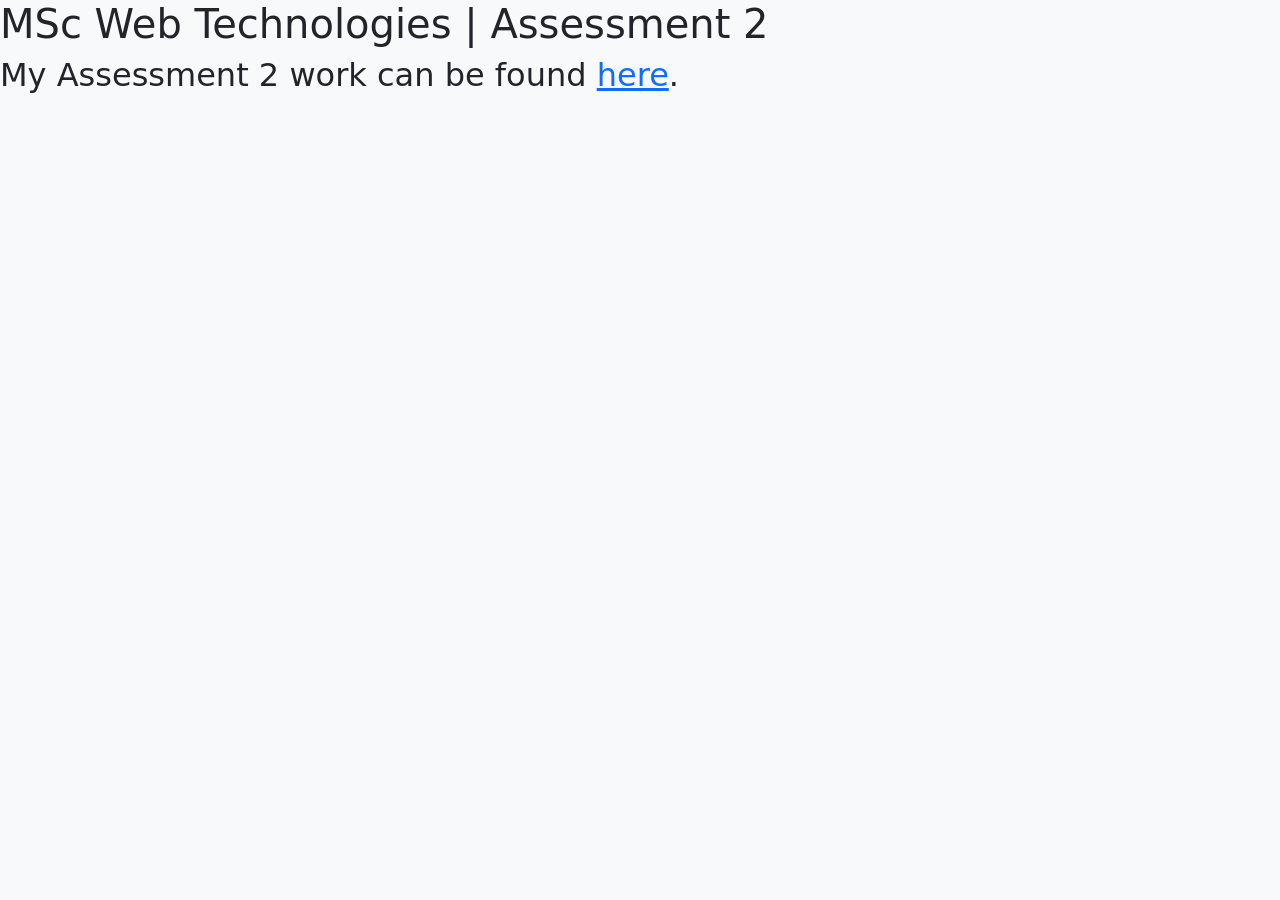
<file: index.html>
<!DOCTYPE html>
<html lang="en">

<head>
    <meta charset="UTF-8">
    <meta name="viewport" content="width=device-width, initial-scale=1.0">

    <!-- https://getbootstrap.com/docs/6.0/getting-started/install/#cdn -->
    <link href="https://cdn.jsdelivr.net/npm/bootstrap@5.3.8/dist/css/bootstrap.min.css" rel="stylesheet">
    <link rel="stylesheet" href="styling.css">

    <title>MSc Web Technologies | Assessment 2</title>
</head>

<body>
    <h1>MSc Web Technologies | Assessment 2</h1>

    <h2>
        My Assessment 2 work can be found
        <a href="ArchitectureCompass.html">here</a>.
    </h2>
</body>

</html>
</file>
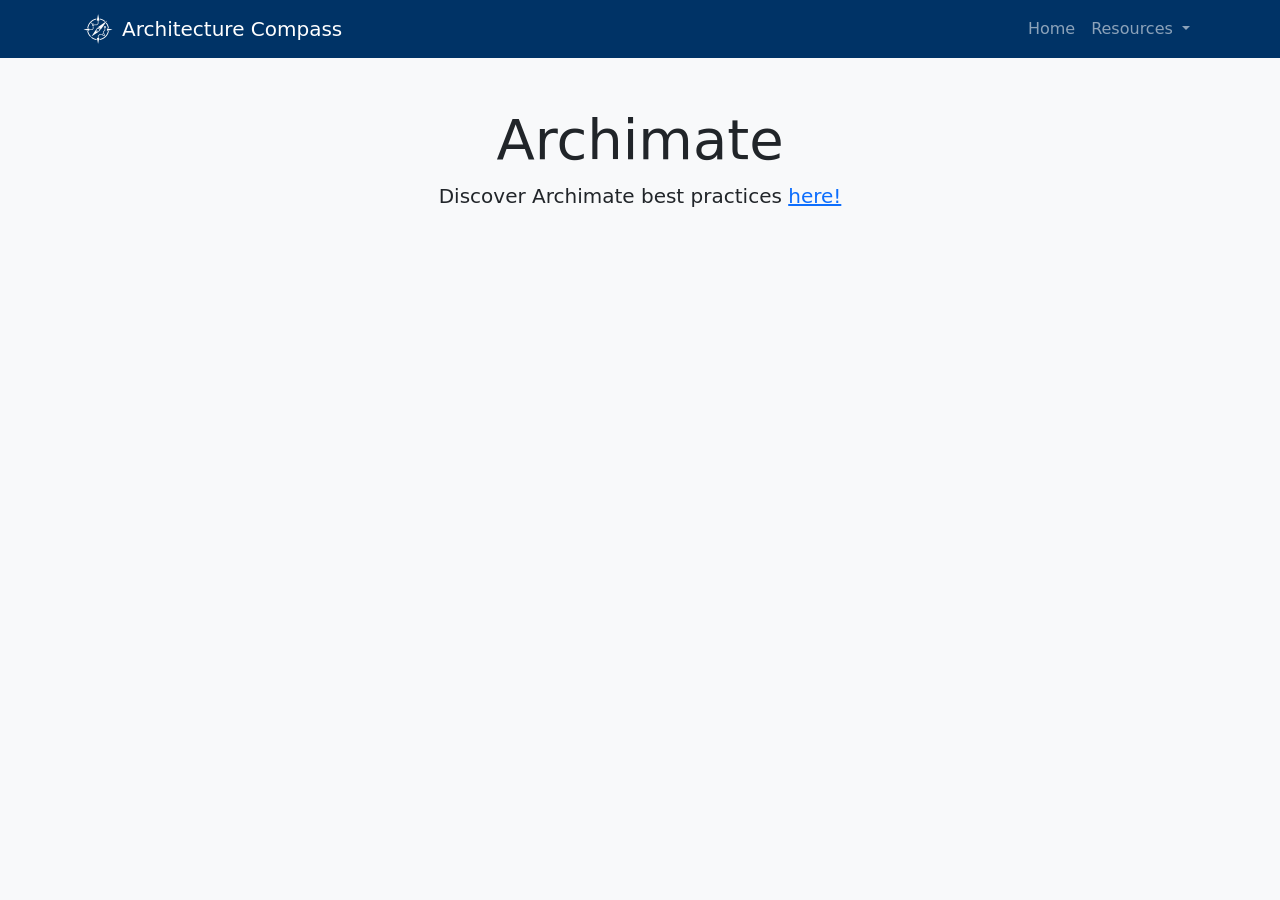
<file: archimate.html>
<!DOCTYPE html>
<html lang="en">
<head>
    <meta charset="UTF-8">
    <meta name="viewport" content="width=device-width, initial-scale=1.0">

    <title>The Open Group Architecture Framework (TOGAF)</title>

    <!-- Architecture Compass Favicon/Navbar Icon; this was generated using Copilot under the instruction of creating a minimalist favicon/navigation icon -->
    <link rel="icon"
        type="image/png"
        href="favicon-32x32.png">
    
    <!-- Bootstrap CSS -->
    <link href="https://cdn.jsdelivr.net/npm/bootstrap@5.3.8/dist/css/bootstrap.min.css" rel="stylesheet">

    <!-- Custom CSS -->
    <link rel="stylesheet" href="styling.css">

</head>
<body id="top">

    <!-- Navigation -->
    <header>
        <nav class="navbar navbar-expand-lg navbar-dark bg-primary">
            <div class="container">
                <a class="navbar-brand d-flex align-items-center" href="ArchitectureCompass.html">

                    <img src="favicon-32x32.png"
                        alt="Architecture Compass Logo"
                        class="navbar-logo me-2">
                    Architecture Compass
                </a>

                <button class="navbar-toggler"
                        type="button"
                        data-bs-toggle="collapse"
                        data-bs-target="#navbarNav">
                    <span class="navbar-toggler-icon"></span>
                </button>

                <div class="collapse navbar-collapse" id="navbarNav">
<ul class="navbar-nav ms-auto">

    <li class="nav-item">
        <a class="nav-link" href="ArchitectureCompass.html">
            Home
        </a>
    </li>

    <li class="nav-item dropdown">
        <a class="nav-link dropdown-toggle"
           href="#"
           id="resourcesDropdown"
           role="button"
           data-bs-toggle="dropdown"
           aria-expanded="false">
            Resources
        </a>

        <ul class="dropdown-menu">
            <li>
                <a class="dropdown-item" href="togaf.html">
                    TOGAF
                </a>
            </li>

            <li>
                <a class="dropdown-item" href="authorinfo.html">
                    Author Information
                </a>
            </li>
        </ul>
    </li>

                </div>
            </div>
        </nav>
    </header>

    <!-- Hero Section -->
    <main>

        <section class="container py-5 text-center">
            <h1 class="display-4">
                Archimate
            </h1>

            <p class="lead">
                Discover Archimate best practices <a href="https://www.opengroup.org/archimate-forum/archimate-overview">here!</a>
            </p>

<!-- Bootstrap JavaScript -->
<script src="https://cdn.jsdelivr.net/npm/bootstrap@5.3.8/dist/js/bootstrap.bundle.min.js"></script>
</file>
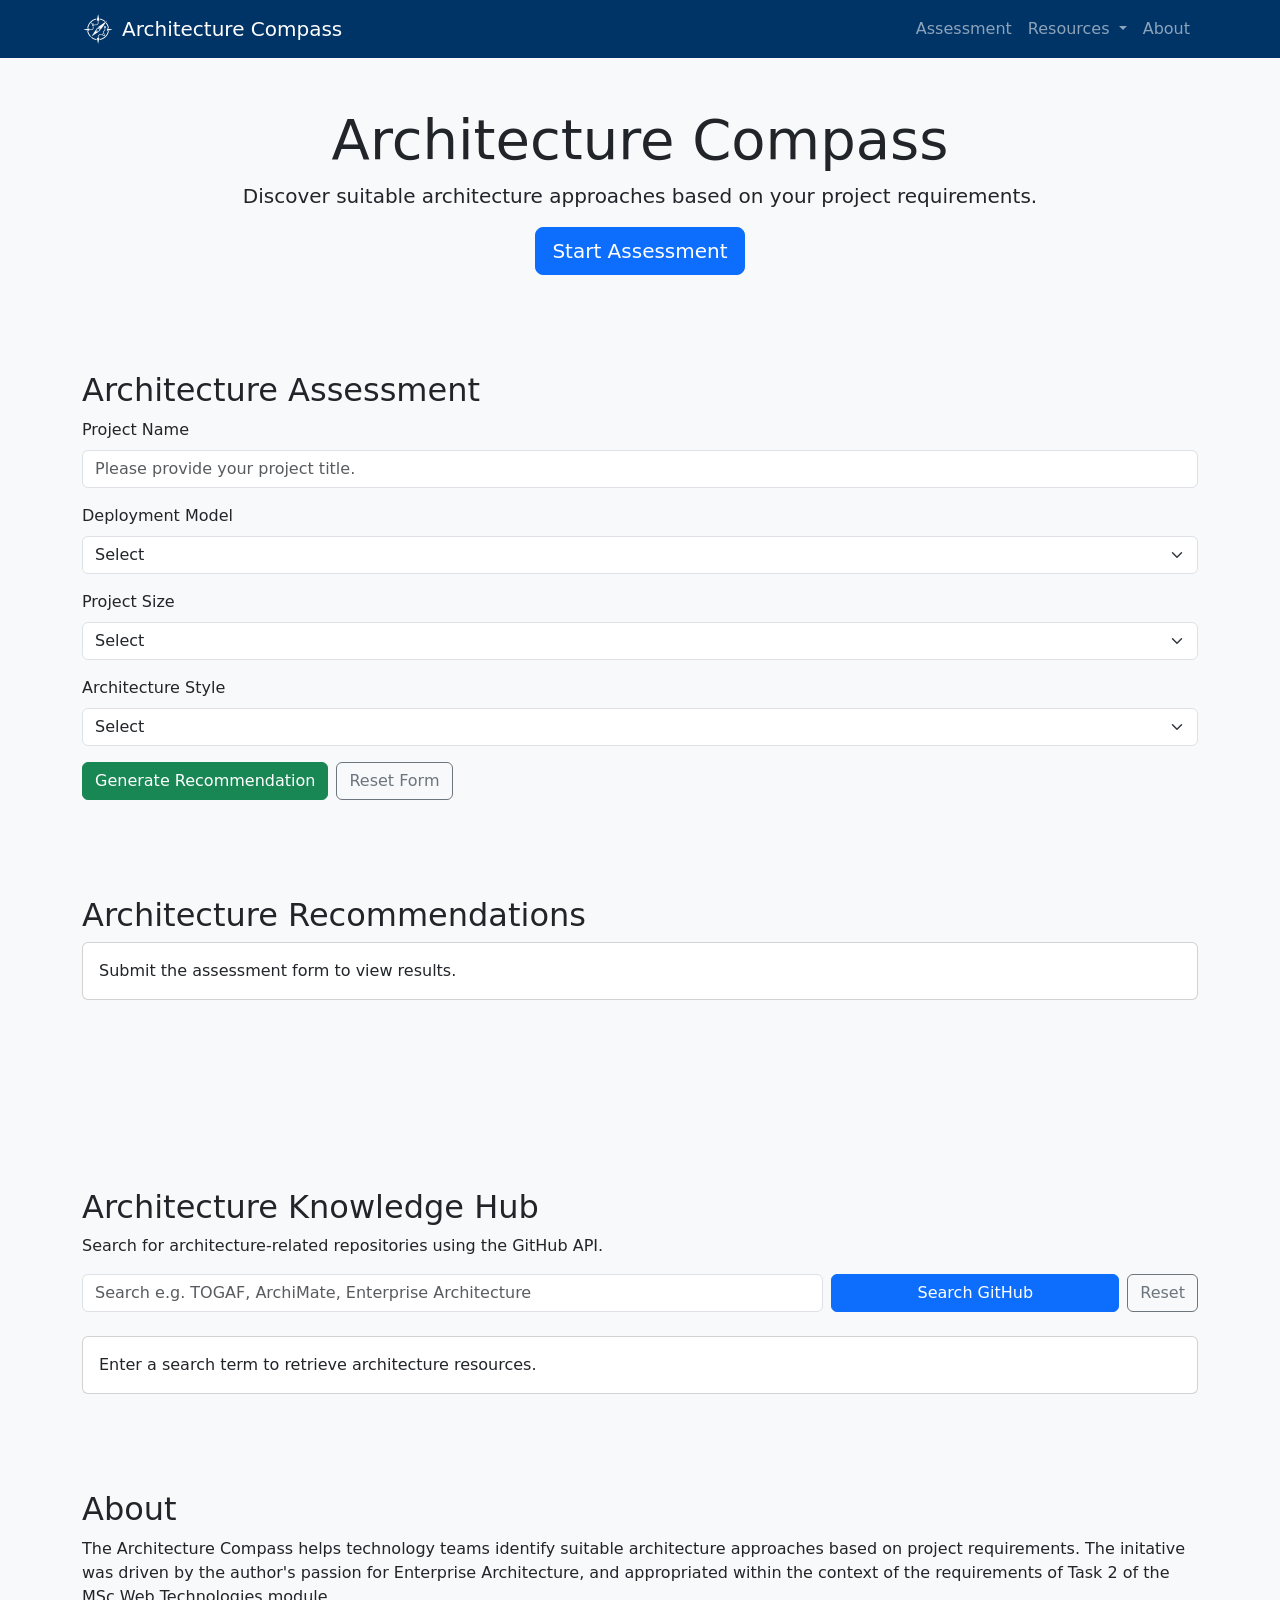
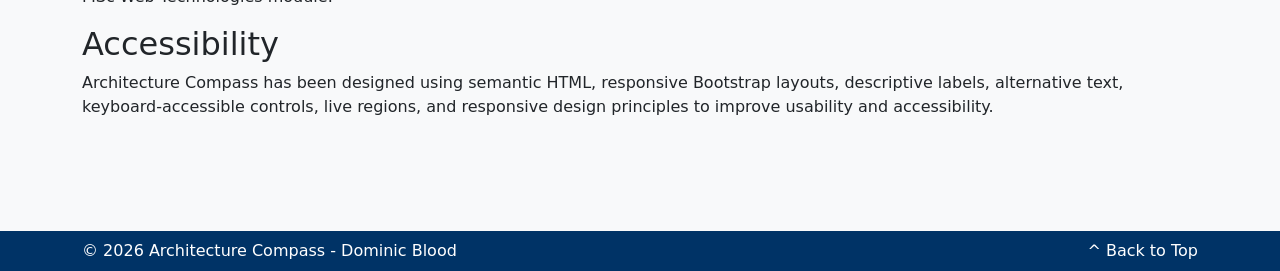
<file: ArchitectureCompass.html>
<!--
Architecture Compass
Author: Dominic Blood (C1047841)

Purpose:
Main application page containing:
- Architecture Assessment
- Recommendation Engine
- GitHub API Search

External Resources:
- Bootstrap 5
- GitHub REST API
-->

<!DOCTYPE html>
<html lang="en">
<head>
    <meta charset="UTF-8">
    <meta name="viewport" content="width=device-width, initial-scale=1.0">

    <title>Architecture Compass</title>

    <!-- Architecture Compass Favicon/Navbar Icon; this was generated using Copilot under the instruction of creating a minimalist favicon/navigation icon -->
    <link rel="icon"
        type="image/png"
        href="favicon-32x32.png">
    
    <!-- Bootstrap CSS -->
    <link href="https://cdn.jsdelivr.net/npm/bootstrap@5.3.8/dist/css/bootstrap.min.css" rel="stylesheet">

    <!-- Custom CSS -->
    <link rel="stylesheet" href="styling.css">

</head>
<body id="top">

    <!-- Navigation -->
    <header>
        <nav class="navbar navbar-expand-lg navbar-dark bg-primary">
            <div class="container">
                <a class="navbar-brand d-flex align-items-center" href="ArchitectureCompass.html">

                    <img src="favicon-32x32.png"
                        alt="Architecture Compass Logo"
                        class="navbar-logo me-2">
                    Architecture Compass
                </a>

                <button class="navbar-toggler"
                        type="button"
                        data-bs-toggle="collapse"
                        data-bs-target="#navbarNav">
                    <span class="navbar-toggler-icon"></span>
                </button>

                <div class="collapse navbar-collapse" id="navbarNav">
<ul class="navbar-nav ms-auto">

    <li class="nav-item">
        <a class="nav-link" href="#assessment">
            Assessment
        </a>
    </li>

    <li class="nav-item dropdown">
        <a class="nav-link dropdown-toggle"
           href="#"
           id="resourcesDropdown"
           role="button"
           data-bs-toggle="dropdown"
           aria-expanded="false">
            Resources
        </a>

        <ul class="dropdown-menu">
            <li>
                <a class="dropdown-item" href="togaf.html">
                    The Open Group Architecture Framework
                </a>
            </li>

            <li>
                <a class="dropdown-item" href="archimate.html">
                    ArchiMate
                </a>
            </li>

            <li>
                <a class="dropdown-item" href="authorinfo.html">
                    Author Information
                </a>
            </li>
        </ul>
    </li>

    <li class="nav-item">
        <a class="nav-link" href="#about">
            About
        </a>
    </li>

</ul>
                </div>
            </div>
        </nav>
    </header>

    <!-- Hero Section -->
    <main>

        <section class="container py-5 text-center">
            <h1 class="display-4">
                Architecture Compass
            </h1>

            <p class="lead">
                Discover suitable architecture approaches based on your project requirements.
            </p>

            <a href="#assessment" class="btn btn-primary btn-lg">
                Start Assessment
            </a>
        </section>

        <!-- Assessment Form, appropriated from Otto, M. (2024). Select. Getbootstrap.Com. https://getbootstrap.com/docs/5.3/forms/select/ -->
        <section id="assessment" class="container py-5">

            <h2>Architecture Assessment</h2>

            <form id="architectureForm">

                <div class="mb-3">
                    <label for="projectName" class="form-label">
                        Project Name
                    </label>

                    <input type="text"
                           class="form-control"
                           id="projectName"
                           aria-label="Project Name"
                           placeholder="Please provide your project title."
                           required>
                </div>
                <div class="mb-3">
                    <label for="deploymentModel" class="form-label">
                        Deployment Model
                    </label>

                    <select class="form-select"
                        id="deploymentModel"
                        required>
                        <option value="">Select</option>
                        <option>Cloud</option>
                        <option>Hybrid</option>
                        <option>On-Premises</option>

                    </select>
                </div>
                    
                <div class="mb-3">
                    <label for="projectSize" class="form-label">
                        Project Size
                    </label>

                    <select class="form-select"
                        id="projectSize"
                        aria-label="Project Size"
                        required>
                        <option value="">Select</option>
                        <option>Small</option>
                        <option>Medium</option>
                        <option>Large</option>
                    </select>
                </div>

                <div class="mb-3">
                    <label for="architectureType" class="form-label">
                        Architecture Style
                    </label>

                    <select class="form-select"
                            id="architectureType"
                            aria-label="Architecture Style"
                            required>
                        <option value="">Select</option>
                        <option>Monolithic</option>
                        <option>Microservices</option>
                        <option>Event Driven</option>
                        <option>Serverless</option>
                    </select>
                </div>
                <div class="d-flex gap-2">
                    <button type="submit"
                        class="btn btn-success">
                    Generate Recommendation
                    </button>

                    <button type="reset"
                        class="btn btn-outline-secondary">
                        Reset Form
                    </button>
                </div>
            </form>

        </section>

        <!-- Results -->
        <section class="container py-5">

            <h2 id="resultsHeading">Architecture Recommendations</h2>

            <div id="results" aria-live="polite">

                <div class="card">
                    <div class="card-body">
                        Submit the assessment form to view results.
                    </div>
                </div>

            </div>

        </section>

        <!-- API Section -->
        <section id="resources" class="container py-5">

            <h2>Architecture Knowledge Hub</h2>

            <p>
                Search for architecture-related repositories using the GitHub API.
            </p>

<div class="row g-2">

    <div class="col-md-8">

        <input type="text"
               id="apiSearch"
               class="form-control"
               aria-label="Search GitHub architecture repositories"
               placeholder="Search e.g. TOGAF, ArchiMate, Enterprise Architecture">

    </div>

    <div class="col-md-4">

        <div class="d-flex gap-2">

            <button id="searchButton"
                    class="btn btn-primary flex-grow-1">
                Search GitHub
            </button>

            <button id="resetApiButton"
                    class="btn btn-outline-secondary">
                Reset
            </button>

        </div>

    </div>

</div>

<div class="mt-4" 
    id="apiResults"
    aria-live="polite">

    <div class="card">

        <div class="card-body">
            Enter a search term to retrieve architecture resources.
        </div>

    </div>

</div>
        </section>

        <!-- About -->
        <section id="about" class="container py-5">

            <h2>About</h2>

            <p>
                The Architecture Compass helps technology teams identify suitable
                architecture approaches based on project requirements. The initative was driven by the author's passion for Enterprise Architecture, and appropriated within the context of the requirements of Task 2 of the MSc Web Technologies module.
            </p>

            <h2>Accessibility</h2>

            <p>
                Architecture Compass has been designed using semantic HTML,
                responsive Bootstrap layouts, descriptive labels, alternative text,
                keyboard-accessible controls, live regions, and responsive design principles
                to improve usability and accessibility.
            </p>

        </section>

    </main>

<footer class="navbar navbar-expand-lg navbar-dark bg-primary mt-5">
    <div class="container">
        <span class="text-white">
            &copy; 2026 Architecture Compass - Dominic Blood
        </span>
        <a href="#top"
           class="text-white text-decoration-none ms-auto">
            ^ Back to Top
        </a>
    </div>
</footer>

    <!-- Bootstrap JavaScript -->
    <script src="https://cdn.jsdelivr.net/npm/bootstrap@5.3.8/dist/js/bootstrap.bundle.min.js"></script>

<!-- Custom JavaScript -->
<script src="js/app.js"></script>

</body>
</html>
</file>
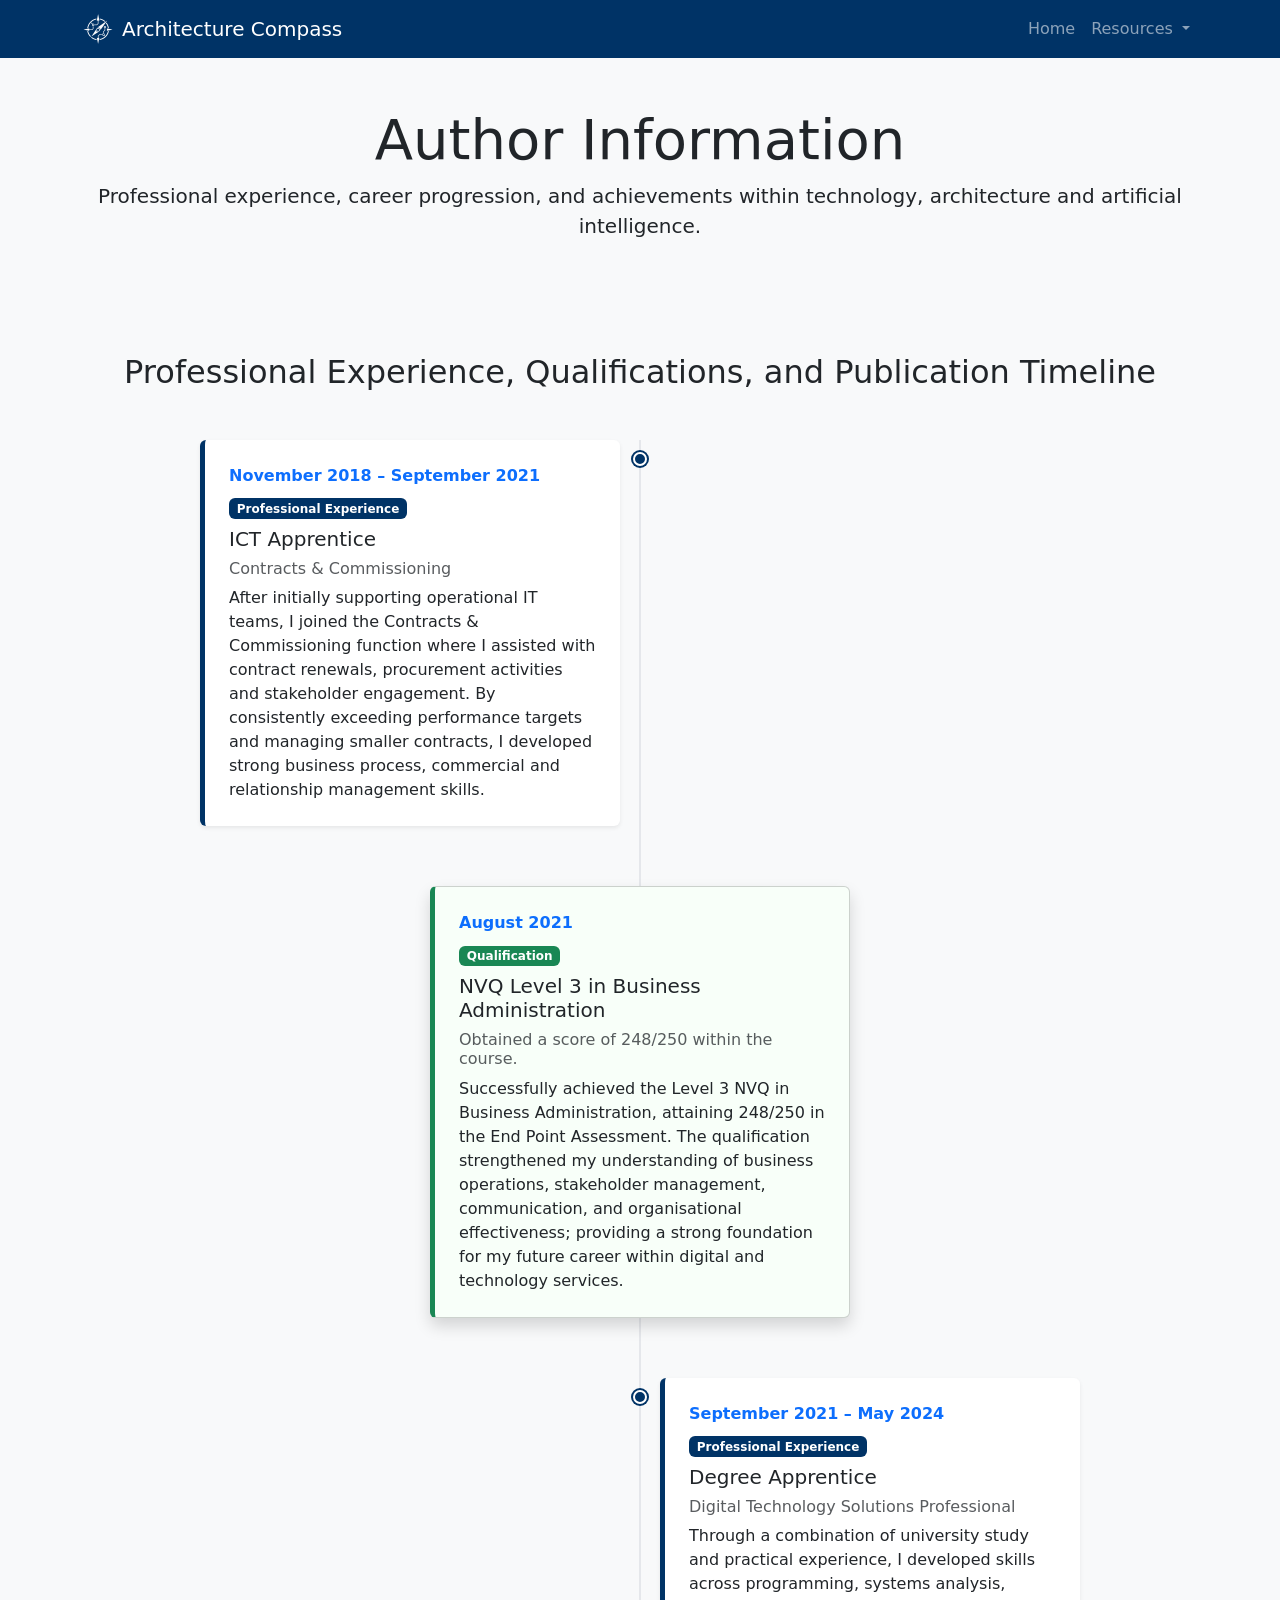
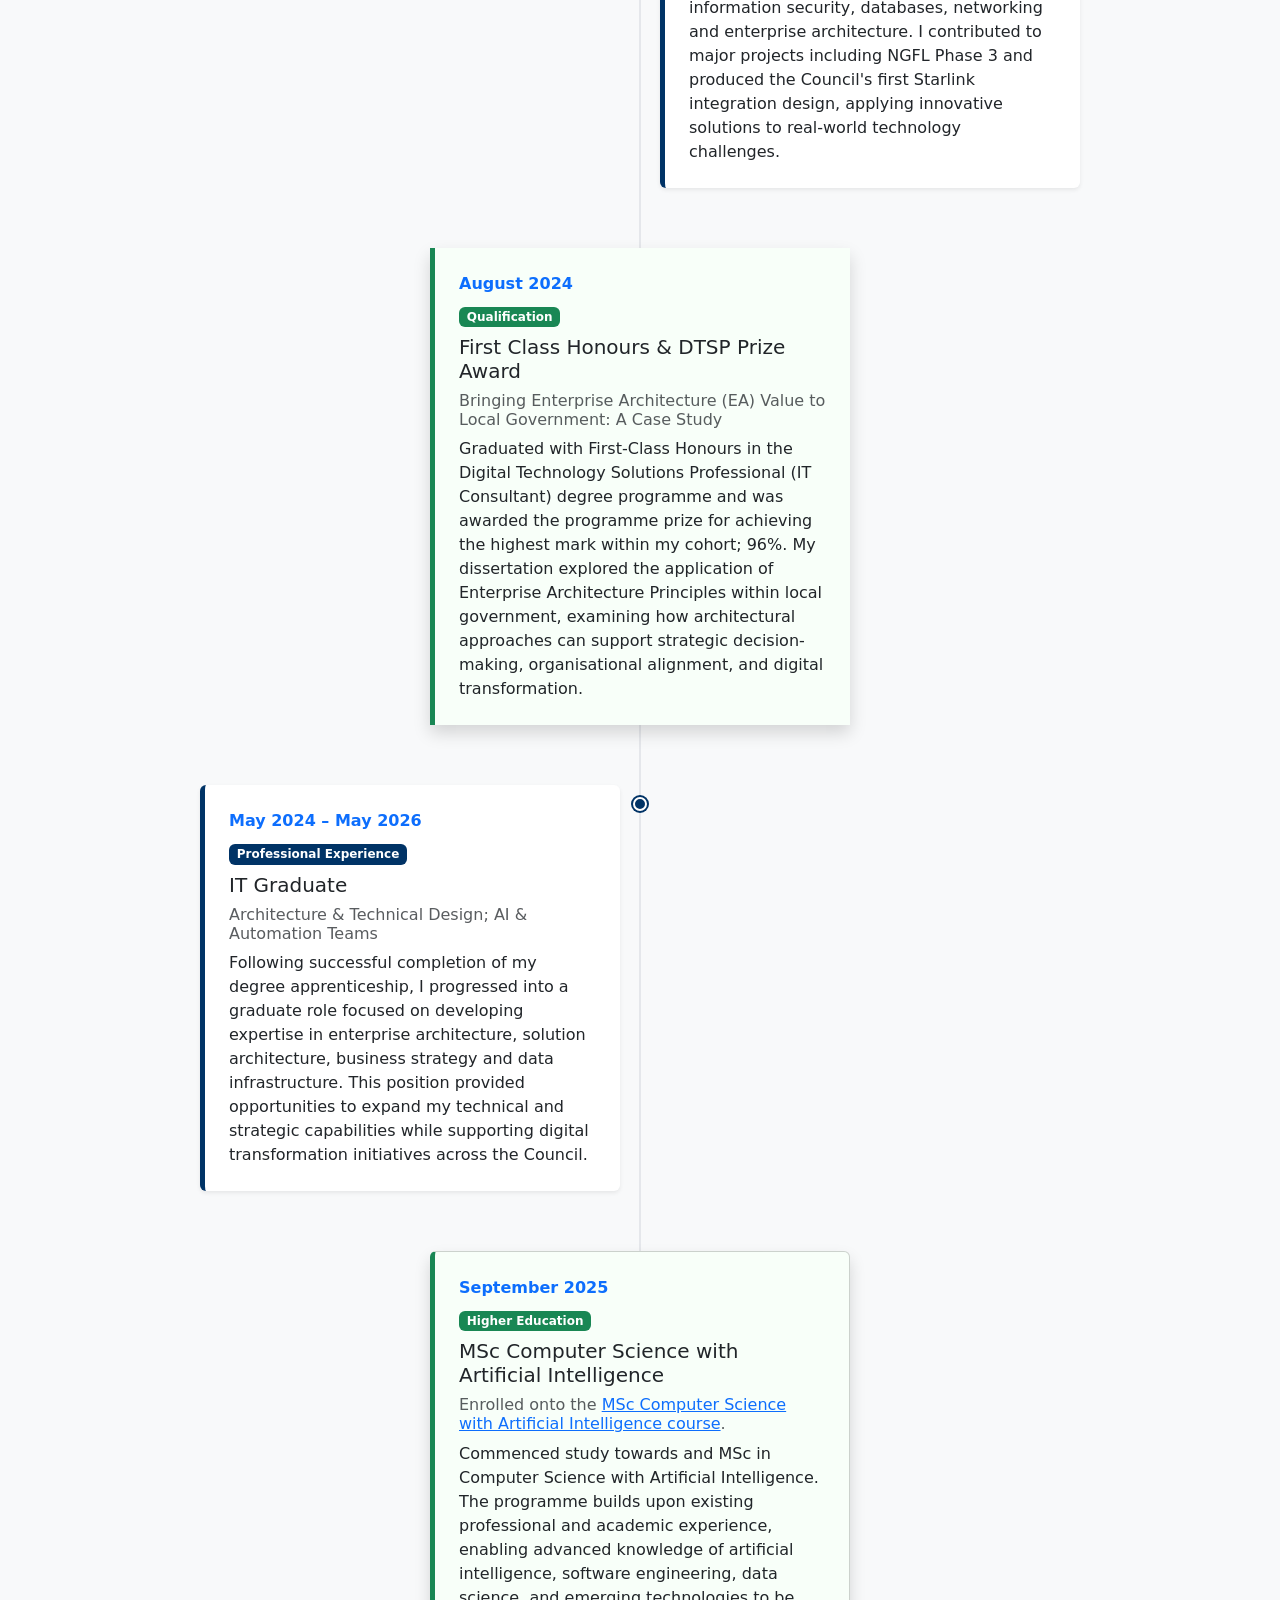
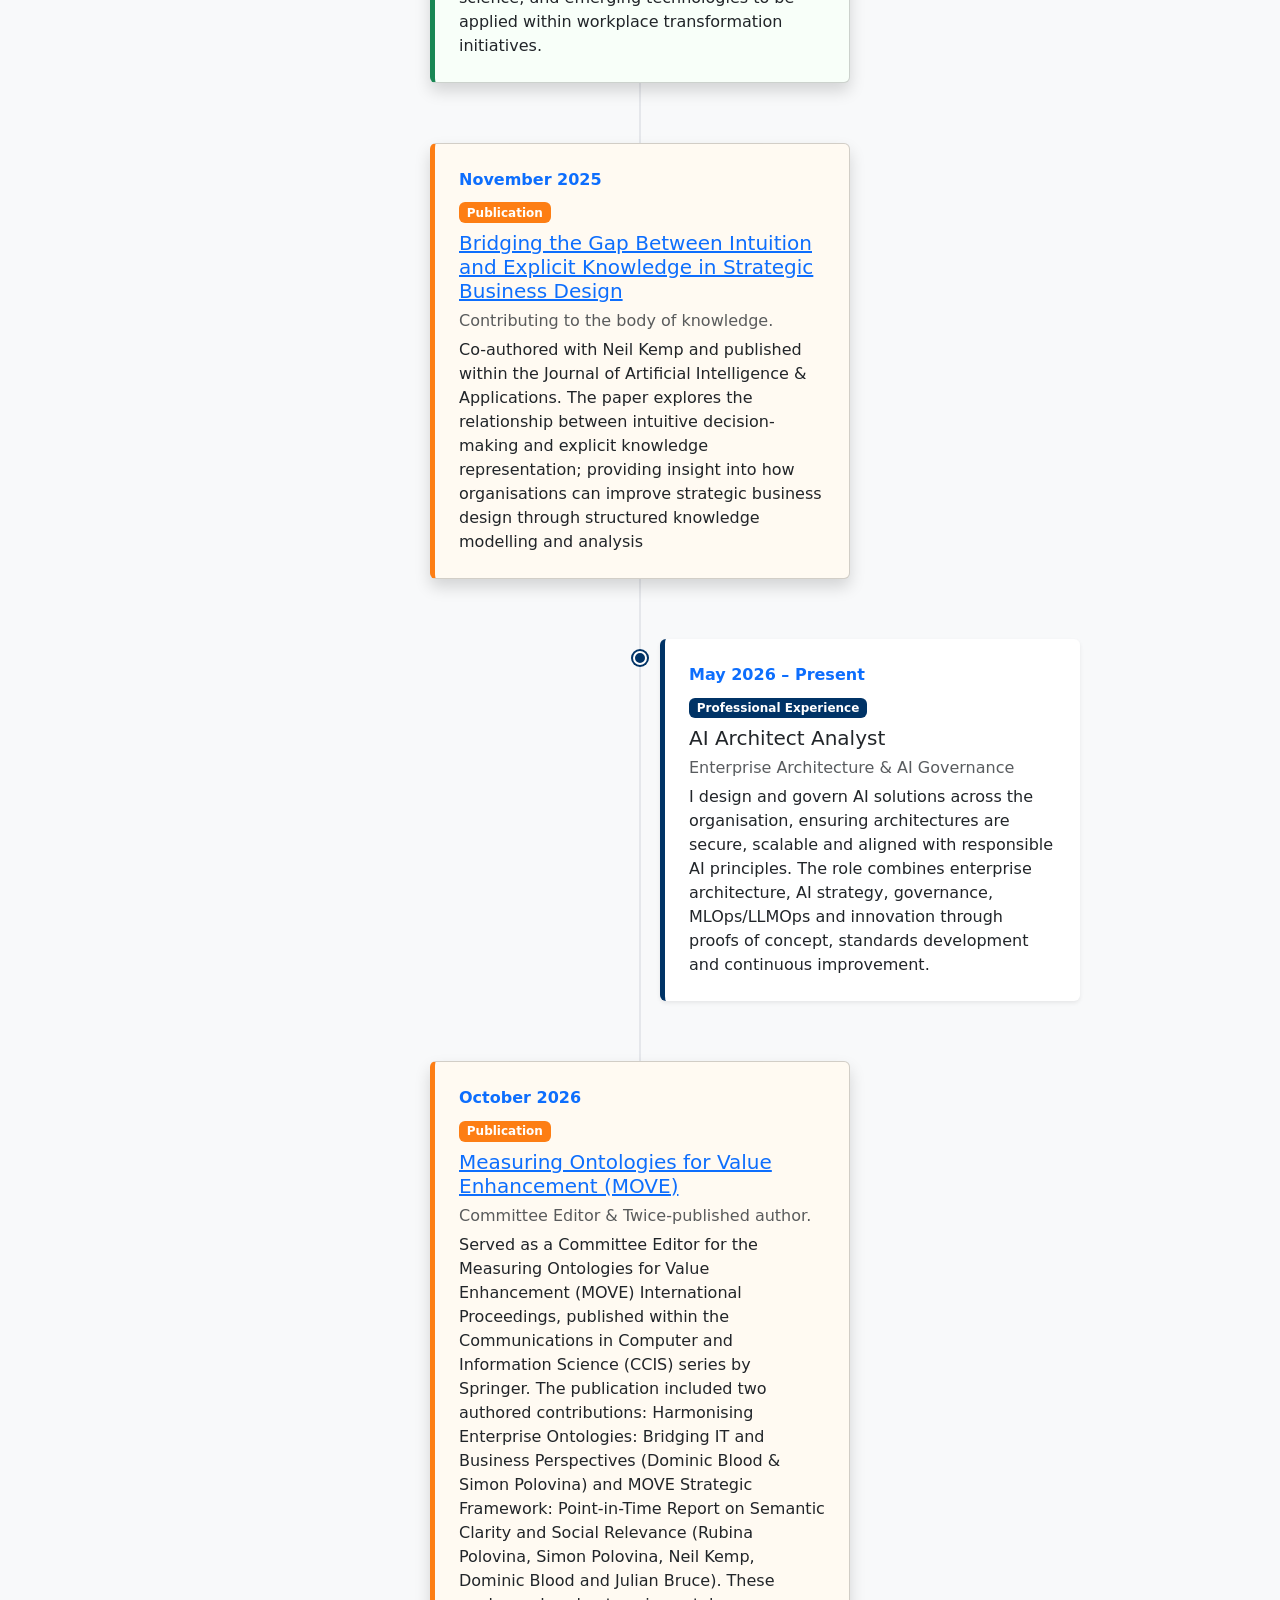
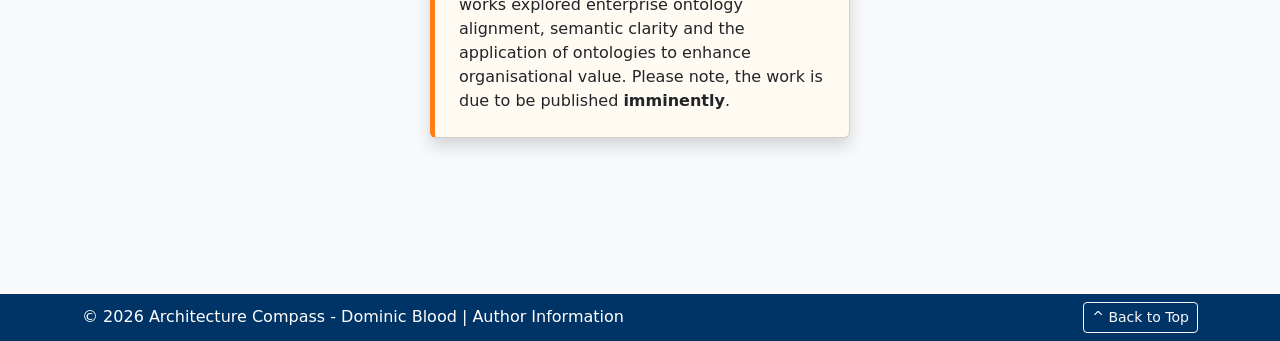
<file: authorinfo.html>
<!DOCTYPE html>
<html lang="en">

<head>
    <meta charset="UTF-8">
    <meta name="viewport" content="width=device-width, initial-scale=1.0">

    <title>Author Information | Architecture Compass</title>

    <!-- Favicon -->
    <link rel="icon"
          type="image/png"
          href="favicon-32x32.png">

    <!-- Bootstrap CSS -->
    <link href="https://cdn.jsdelivr.net/npm/bootstrap@5.3.8/dist/css/bootstrap.min.css"
          rel="stylesheet">

    <!-- Site Styling & Timeline Navigation appropriated from https://bootstrapplanet.com/components/bootstrap-5-timeline/ -->
    <link rel="stylesheet" href="styling.css">

    <!-- Timeline Styling -->
    <link rel="stylesheet" href="timeline.css">

</head>

<body id="top">

    <header>

        <nav class="navbar navbar-expand-lg navbar-dark bg-primary">

            <div class="container">

                <a class="navbar-brand d-flex align-items-center"
                   href="ArchitectureCompass.html">

                    <img src="favicon-32x32.png"
                         alt="Architecture Compass logo"
                         class="navbar-logo me-2">

                    Architecture Compass

                </a>

                <button class="navbar-toggler"
                        type="button"
                        data-bs-toggle="collapse"
                        data-bs-target="#navbarNav"
                        aria-controls="navbarNav"
                        aria-expanded="false"
                        aria-label="Toggle navigation">

                    <span class="navbar-toggler-icon"></span>

                </button>

                <div class="collapse navbar-collapse"
                     id="navbarNav">

                    <ul class="navbar-nav ms-auto">

                        <li class="nav-item">
                            <a class="nav-link"
                               href="ArchitectureCompass.html">
                                Home
                            </a>
                        </li>

                        <li class="nav-item dropdown">

                            <a class="nav-link dropdown-toggle"
                               href="#"
                               id="resourcesDropdown"
                               role="button"
                               data-bs-toggle="dropdown"
                               aria-expanded="false">

                                Resources

                            </a>

                            <ul class="dropdown-menu">

                                <li>
                                    <a class="dropdown-item"
                                       href="togaf.html">

                                        The Open Group Architecture Framework

                                    </a>
                                </li>

                                <li>
                                    <a class="dropdown-item"
                                       href="archimate.html">

                                        ArchiMate

                                    </a>
                                </li>

                            </ul>

                        </li>

                    </ul>

                </div>

            </div>

        </nav>

    </header>

    <main>

        <section class="container py-5 text-center">

            <h1 class="display-4">
                Author Information
            </h1>

            <p class="lead">
                Professional experience, career progression, and achievements within
                technology, architecture and artificial intelligence.
            </p>

        </section>

        <section class="container py-5">

            <h2 class="text-center mb-5">
                Professional Experience, Qualifications, and Publication Timeline
            </h2>

            <div class="alt-timeline position-relative"
                 style="max-width: 1000px; margin: auto;">

                <!-- ICT Apprentice -->

                <div class="alt-item position-relative">

                    <div class="alt-dot"></div>

                    <div class="alt-card card border-0 shadow-sm experience-card">

                        <div class="card-body p-4">

                            <div class="fw-bold text-primary mb-2">
                                November 2018 – September 2021
                            </div>
                            <span class="badge timeline-badge-professional mb-2">
                                Professional Experience
                            </span>

                            <h5>
                                ICT Apprentice
                            </h5>

                            <h6 class="text-muted">
                                Contracts &amp; Commissioning
                            </h6>

                            <p class="mb-0">
                                After initially supporting operational IT
                                teams, I joined the Contracts &amp;
                                Commissioning function where I assisted
                                with contract renewals, procurement
                                activities and stakeholder engagement.
                                By consistently exceeding performance
                                targets and managing smaller contracts,
                                I developed strong business process,
                                commercial and relationship management
                                skills.
                            </p>

                        </div>

                    </div>

                </div>
                <!-- NVQ Level 3 -->

                <div class="alt-item milestone right position-relative">
                    <div class="alt-dot"></div>
                    <div class="alt-card card shadow education-card">
                        <div class="card-body p-4">
                            <div class="fw-bold text-primary mb-2">
                                August 2021
                            </div>
                            <span class="badge timeline-badge-education mb-2">
                                Qualification
                            </span>
                            <h5>
                                NVQ Level 3 in Business Administration
                            </h5>
                            <h6 class="text-muted">
                                Obtained a score of 248/250 within the course.
                            </h6>
                            <p class="mb-0">
                                Successfully achieved the Level 3 NVQ in Business Administration,
                                attaining 248/250 in the End Point Assessment. The qualification 
                                strengthened my understanding of business operations, stakeholder
                                management, communication, and organisational effectiveness;
                                providing a strong foundation for my future career within digital
                                and technology services.
                            </p>
                        </div>
                    </div>
                </div>

                <!-- Degree Apprentice -->

                <div class="alt-item right position-relative">

                    <div class="alt-dot"></div>

                    <div class="alt-card card border-0 shadow-sm experience-card">

                        <div class="card-body p-4">

                            <div class="fw-bold text-primary mb-2">
                                September 2021 – May 2024
                            </div>
                            <span class="badge timeline-badge-professional mb-2">
                                Professional Experience
                            </span>

                            <h5>
                                Degree Apprentice
                            </h5>

                            <h6 class="text-muted">
                                Digital Technology Solutions Professional
                            </h6>

                            <p class="mb-0">
                                Through a combination of university study
                                and practical experience, I developed
                                skills across programming, systems
                                analysis, information security, databases,
                                networking and enterprise architecture.
                                I contributed to major projects including
                                NGFL Phase 3 and produced the Council's
                                first Starlink integration design,
                                applying innovative solutions to
                                real-world technology challenges.
                            </p>
                            
                        </div>

                    </div>

                </div>
                <!-- First Class Honours Award -->
                <div class="alt-item milestone position-relative">
                    <div class="alt-dot"></div>
                    <div class="alt-card shadow education-card">
                        <div class="card-body p-4">
                            <div class="fw-bold text-primary mb-2">
                                August 2024
                            </div>
                            <span class="badge timeline-badge-education mb-2">
                                Qualification
                            </span>
                            <h5>
                               First Class Honours & DTSP Prize Award 
                            </h5>
                            <h6 class="text-muted">
                                Bringing Enterprise Architecture (EA) Value to Local Government: A Case Study
                            </h6>
                            <p class="mb-0">
                                Graduated with First-Class Honours in the Digital Technology Solutions Professional 
                                (IT Consultant) degree programme and was awarded the programme prize for 
                                achieving the highest mark within my cohort; 96%. My dissertation explored the 
                                application of Enterprise Architecture Principles within local government,
                                examining how architectural approaches can support strategic decision-making,
                                organisational alignment, and digital transformation.
                            </p>
                        </div>
                    </div>
                </div>

                <!-- IT Graduate!-->
                <div class="alt-item position-relative">
                    
                    <div class="alt-dot"></div>
                    
                    <div class="alt-card card border-0 shadow-sm experience-card">

                        <div class="card-body p-4">

                            <div class="fw-bold text-primary mb-2">
                                May 2024 – May 2026
                            </div>
                            <span class="badge timeline-badge-professional mb-2">
                                Professional Experience
                            </span>

                            <h5>
                                IT Graduate
                            </h5>

                            <h6 class="text-muted">
                                Architecture &amp; Technical Design;
                                AI &amp; Automation Teams
                            </h6>

                            <p class="mb-0">
                                Following successful completion of my
                                degree apprenticeship, I progressed into
                                a graduate role focused on developing
                                expertise in enterprise architecture,
                                solution architecture, business strategy
                                and data infrastructure. This position
                                provided opportunities to expand my
                                technical and strategic capabilities
                                while supporting digital transformation
                                initiatives across the Council.
                            </p>

                        </div>

                    </div>

                </div>
                <!-- MSc Computer Science with Artificial Intelligence -->
                <div class="alt-item milestone position-relative">
                    <div class="alt-dot"></div>
                    <div class="alt-card card shadow education-card">
                        <div class="card-body p-4">
                            <div class="fw-bold text-primary mb-2">
                                September 2025
                            </div>
                            <span class="badge timeline-badge-education mb-2">
                                Higher Education
                            </span>
                            <h5>
                                MSc Computer Science with Artificial Intelligence
                            </h5>
                            <h6 class="text-muted">
                                Enrolled onto the <a href="https://online.shu.ac.uk/study-online/msc-computer-science-with-artificial-intelligence/">
                                    MSc Computer Science with Artificial Intelligence course</a>.
                            </h6>
                            <p class="mb-0">
                                Commenced study towards and MSc in Computer Science with Artificial Intelligence.
                                The programme builds upon existing professional and academic experience, enabling 
                                advanced knowledge of artificial intelligence, software engineering, data science,
                                and emerging technologies to be applied within workplace transformation initiatives.
                            </p>
                        </div>
                    </div>
                </div>
                <!-- Journal Publication -->
                <div class="alt-item milestone position-relative">
                    <div class="alt-dot"></div>
                    <div class="alt-card card shadow publication-card">
                        <div class="card-body p-4">
                            <div class="fw-bold text-primary mb-2">
                                November 2025
                            </div>
                            <span class="badge timeline-badge-publication mb-2">
                                Publication
                            </span>
                            <h5>
                                <a href="https://ojs.bonviewpress.com/index.php/AIA/article/view/4426">
                                    Bridging the Gap Between Intuition and Explicit Knowledge in Strategic Business Design</a>
                            </h5>
                            <h6 class="text-muted">
                                Contributing to the body of knowledge.
                            </h6>
                            <p class="mb-0">
                                Co-authored with Neil Kemp and published within the Journal of 
                                Artificial Intelligence & Applications. The paper explores the relationship
                                between intuitive decision-making and explicit knowledge representation; providing
                                insight into how organisations can improve strategic business design through structured
                                knowledge modelling and analysis
                            </p>
                        </div>
                    </div>
                </div>

                <!-- AI Architect Analyst -->

                <div class="alt-item right position-relative">

                    <div class="alt-dot"></div>

                    <div class="alt-card card border-0 shadow-sm experience-card">

                        <div class="card-body p-4">

                            <div class="fw-bold text-primary mb-2">
                                May 2026 – Present
                            </div>
                            <span class="badge timeline-badge-professional mb-2">
                                Professional Experience
                            </span>

                            <h5>
                                AI Architect Analyst
                            </h5>

                            <h6 class="text-muted">
                                Enterprise Architecture &amp; AI Governance
                            </h6>

                            <p class="mb-0">
                                I design and govern AI solutions across
                                the organisation, ensuring architectures
                                are secure, scalable and aligned with
                                responsible AI principles. The role
                                combines enterprise architecture, AI
                                strategy, governance, MLOps/LLMOps and
                                innovation through proofs of concept,
                                standards development and continuous
                                improvement.
                            </p>

                        </div>

                    </div>

                </div>

                <!-- MOVE 2026 -->
                <div class="alt-item milestone position-relative">

                    <div class="alt-dot"></div>

                    <div class="alt-card card shadow publication-card">

                        <div class="card-body p-4">

                            <div class="fw-bold text-primary mb-2">
                                October 2026
                            </div>
                            <span class="badge timeline-badge-publication mb-2">
                                Publication
                            </span>

                            <h5>
                                <a href="https://www.digisaslab.org/wp-content/uploads/2024/02/CfP-2024-latest-20240129.pdf">
                                    Measuring Ontologies for Value Enhancement (MOVE)</a>
                            </h5>

                            <h6 class="text-muted">
                                Committee Editor & Twice-published author.
                            </h6>

                            <p class="mb-0">
                            Served as a Committee Editor for the Measuring Ontologies for Value Enhancement (MOVE) International Proceedings, published within the Communications in Computer and Information Science (CCIS) series by Springer. 
                            The publication included two authored contributions: Harmonising Enterprise Ontologies: Bridging IT and Business Perspectives (Dominic Blood & Simon Polovina)
                            and MOVE Strategic Framework: Point-in-Time Report on Semantic Clarity and Social Relevance (Rubina Polovina, Simon Polovina, Neil Kemp, Dominic Blood and Julian Bruce). 
                            These works explored enterprise ontology alignment, semantic clarity and the application of ontologies to enhance organisational value. Please note, the work is due
                            to be published <strong>imminently</strong>.
                            </p>

                        </div>

                    </div>

                </div>

            </div>

        </section>

    </main>

<footer class="navbar navbar-expand-lg navbar-dark bg-primary mt-5">
    <div class="container">
        <span class="text-white">
            &copy; 2026 Architecture Compass - Dominic Blood | Author Information
        </span>
        <a href="#top"
           class="btn btn-outline-light btn-sm ms-auto">
            ^ Back to Top
        </a>
    </div>
</footer>

    <script src="https://cdn.jsdelivr.net/npm/bootstrap@5.3.8/dist/js/bootstrap.bundle.min.js"></script>

    <script>

document.addEventListener("DOMContentLoaded", () => {

    const cards = document.querySelectorAll(".alt-card");

    const observer = new IntersectionObserver((entries) => {

        entries.forEach(entry => {

            if (entry.isIntersecting) {
                entry.target.classList.add("show");
            }

        });

    }, {
        threshold: 0.2
    });

    cards.forEach(card => {
        observer.observe(card);
    });

});

</script>
</body>

</html>
</file>
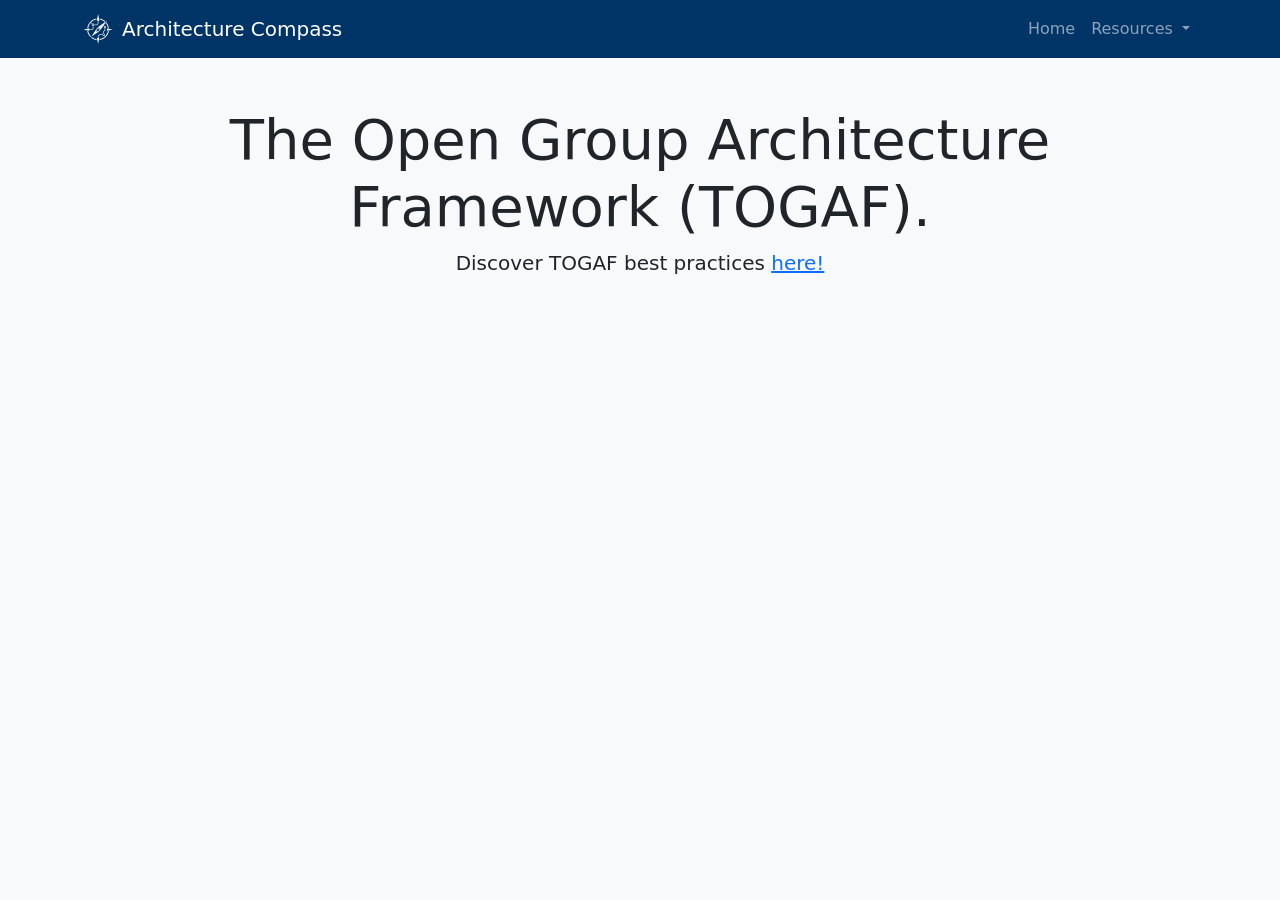
<file: togaf.html>
<!DOCTYPE html>
<html lang="en">
<head>
    <meta charset="UTF-8">
    <meta name="viewport" content="width=device-width, initial-scale=1.0">

    <title>The Open Group Architecture Framework (TOGAF)</title>

    <!-- Architecture Compass Favicon/Navbar Icon; this was generated using Copilot under the instruction of creating a minimalist favicon/navigation icon -->
    <link rel="icon"
        type="image/png"
        href="favicon-32x32.png">
    
    <!-- Bootstrap CSS -->
    <link href="https://cdn.jsdelivr.net/npm/bootstrap@5.3.8/dist/css/bootstrap.min.css" rel="stylesheet">

    <!-- Custom CSS -->
    <link rel="stylesheet" href="styling.css">

</head>
<body id="top">

    <!-- Navigation -->
    <header>
        <nav class="navbar navbar-expand-lg navbar-dark bg-primary">
            <div class="container">
                <a class="navbar-brand d-flex align-items-center" href="ArchitectureCompass.html">

                    <img src="favicon-32x32.png"
                        alt="Architecture Compass Logo"
                        class="navbar-logo me-2">
                    Architecture Compass
                </a>

                <button class="navbar-toggler"
                        type="button"
                        data-bs-toggle="collapse"
                        data-bs-target="#navbarNav">
                    <span class="navbar-toggler-icon"></span>
                </button>

                <div class="collapse navbar-collapse" id="navbarNav">
<ul class="navbar-nav ms-auto">

    <li class="nav-item">
        <a class="nav-link" href="ArchitectureCompass.html">
            Home
        </a>
    </li>

    <li class="nav-item dropdown">
        <a class="nav-link dropdown-toggle"
           href="#"
           id="resourcesDropdown"
           role="button"
           data-bs-toggle="dropdown"
           aria-expanded="false">
            Resources
        </a>

        <ul class="dropdown-menu">
            <li>
                <a class="dropdown-item" href="archimate.html">
                    ArchiMate
                </a>
            </li>

            <li>
                <a class="dropdown-item" href="authorinfo.html">
                    Author Information
                </a>
            </li>
        </ul>
    </li>

                </div>
            </div>
        </nav>
    </header>

    <!-- Hero Section -->
    <main>

        <section class="container py-5 text-center">
            <h1 class="display-4">
                The Open Group Architecture Framework (TOGAF).
            </h1>

            <p class="lead">
                Discover TOGAF best practices <a href="https://www.opengroup.org/togaf">here!</a>
            </p>

<!-- Bootstrap JavaScript -->
<script src="https://cdn.jsdelivr.net/npm/bootstrap@5.3.8/dist/js/bootstrap.bundle.min.js"></script>
</file>
<file: styling.css>
:root {
    --primary-colour: #003366;
    --secondary-colour: #00a3e0;
}

body {
    background-color: #f8f9fa;
}

.navbar {
    background-color: var(--primary-colour) !important;
}

.nav-link:hover {
    color: #ffffff;
}

#results {
    min-height: 150px;
}

input[type="text"]:focus {
    border-color: var(--secondary-colour);
}

.navbar-logo {
    height: 32px;
    width: auto;
    margin-right: 10px;
    filter: brightness(0) invert(1);
}
</file>
<file: timeline.css>
/* Timeline CSS appropriated from:
https://bootstrapplanet.com/components/bootstrap-5-timeline/ 

Modifications:
- Accessibility improvements,
- Responsive badge behaviour,
- Additional category styling,
- Animation integration
*/

.alt-timeline {
    position: relative;
}

.alt-timeline::before {
    content: '';
    position: absolute;
    left: 50%;
    transform: translateX(-50%);
    top: 0;
    bottom: 0;
    width: 2px;
    background: #e5e7eb;
}

.alt-item {
    display: flex;
    justify-content: flex-end;
    padding-right: calc(50% + 20px);
    margin-bottom: 60px;
}

.alt-item.right {
    justify-content: flex-start;
    padding-right: 0;
    padding-left: calc(50% + 20px);
}

/* Centred achievement cards */

.alt-item.milestone {
    justify-content: center;
    padding-right: 0;
    padding-left: 0;
}

.alt-dot {
    position: absolute;
    left: 50%;
    transform: translateX(-50%);
    width: 14px;
    height: 14px;
    border-radius: 50%;
    background: #003366;
    border: 2px solid #ffffff;
    box-shadow: 0 0 0 2px #003366;
    top: 12px;
}

.alt-card {
    width: 100%;
    max-width: 420px;

    opacity: 0;
    transform: translateY(150px);
    transition: all 1.2s ease;
}

.alt-card.show {
    opacity: 1;
    transform: translateY(0);
}

/* Professional Experience */

.experience-card {
    border-left: 5px solid #003366 !important;
}

/* Qualifications */

.education-card {
    border-left: 5px solid #198754 !important;
    background-color: #f8fff9;
}

/* Publications */

.publication-card {
    border-left: 5px solid #fd7e14 !important;
    background-color: #fffaf2;
}

/* Badges */

.timeline-badge-professional {
    background-color: #003366;
}

.timeline-badge-education {
    background-color: #198754;
}

.timeline-badge-publication {
    background-color: #fd7e14;
}

html {
    scroll-behavior: smooth;
}

.timeline-badge-professional,
.timeline-badge-education,
.timeline-badge-publication {

    white-space: normal;
    max-width: 100%;
    display: inline-block;

}
</file>
